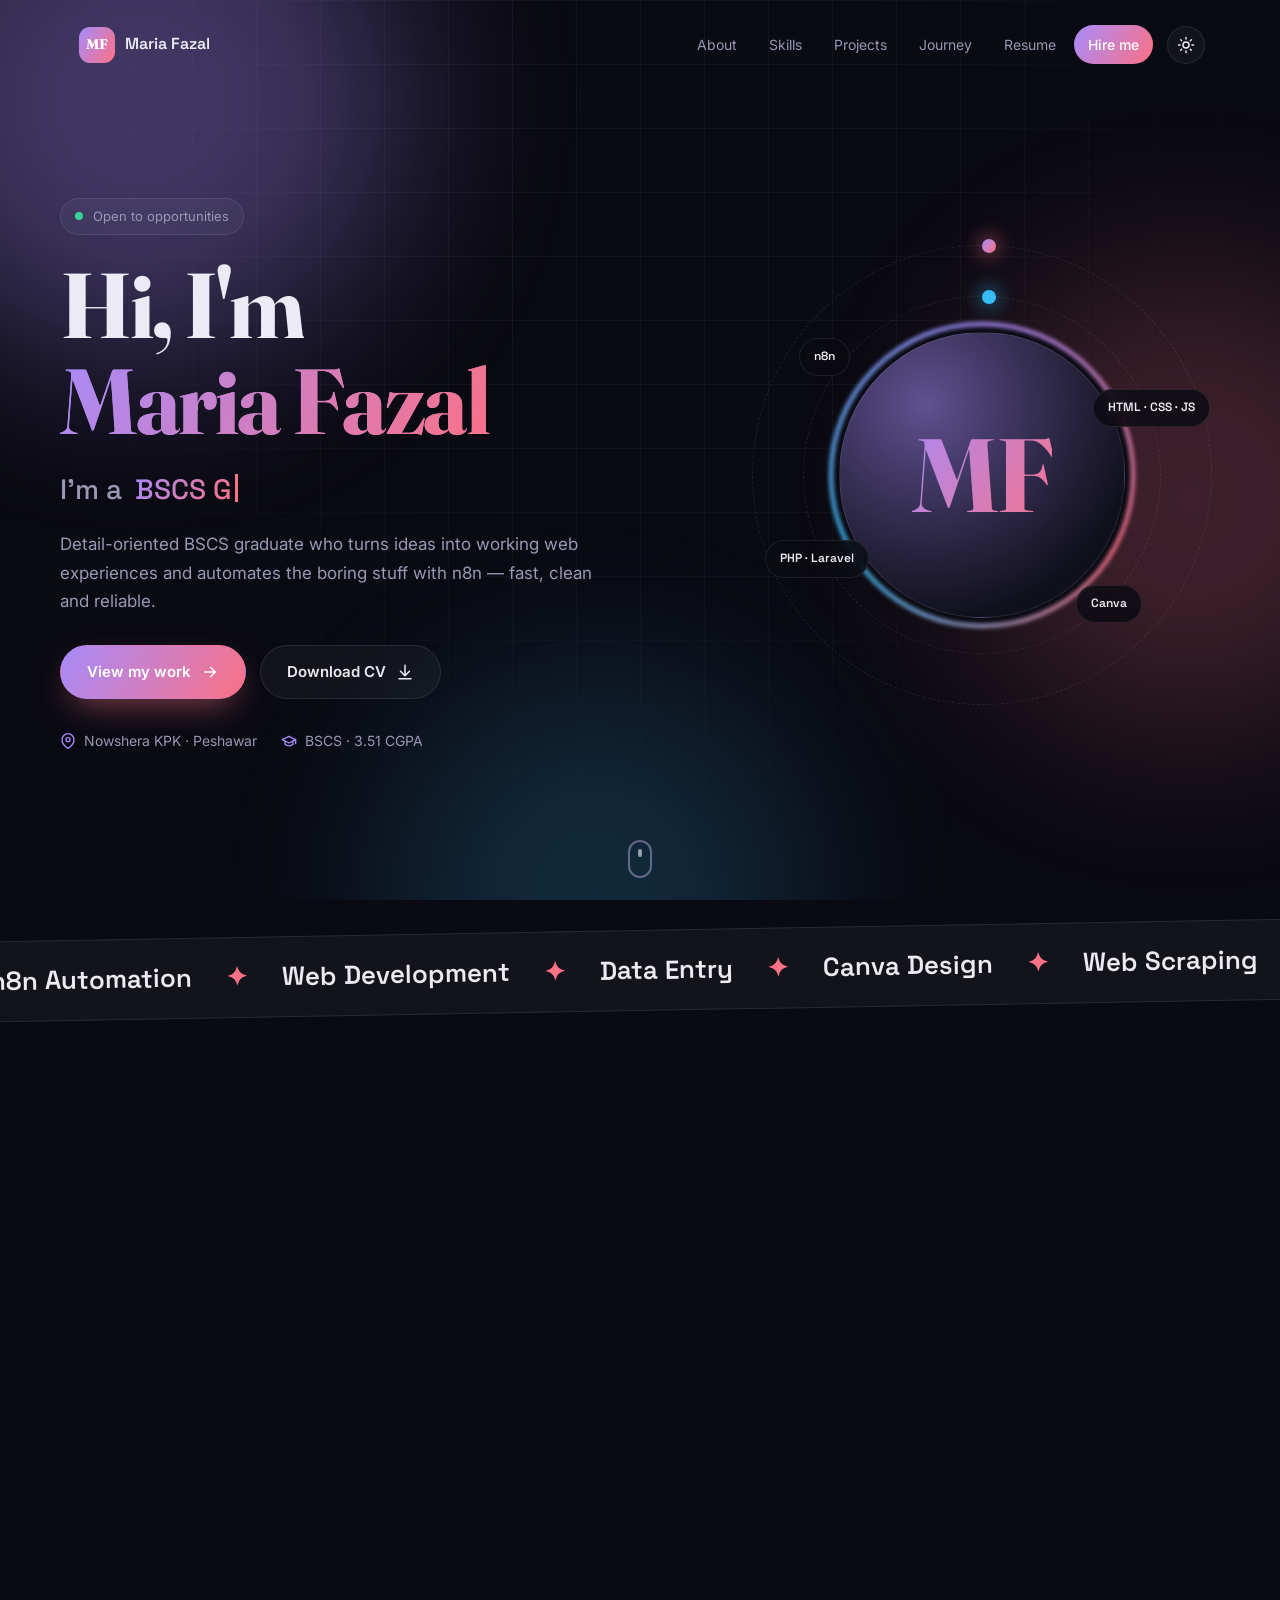
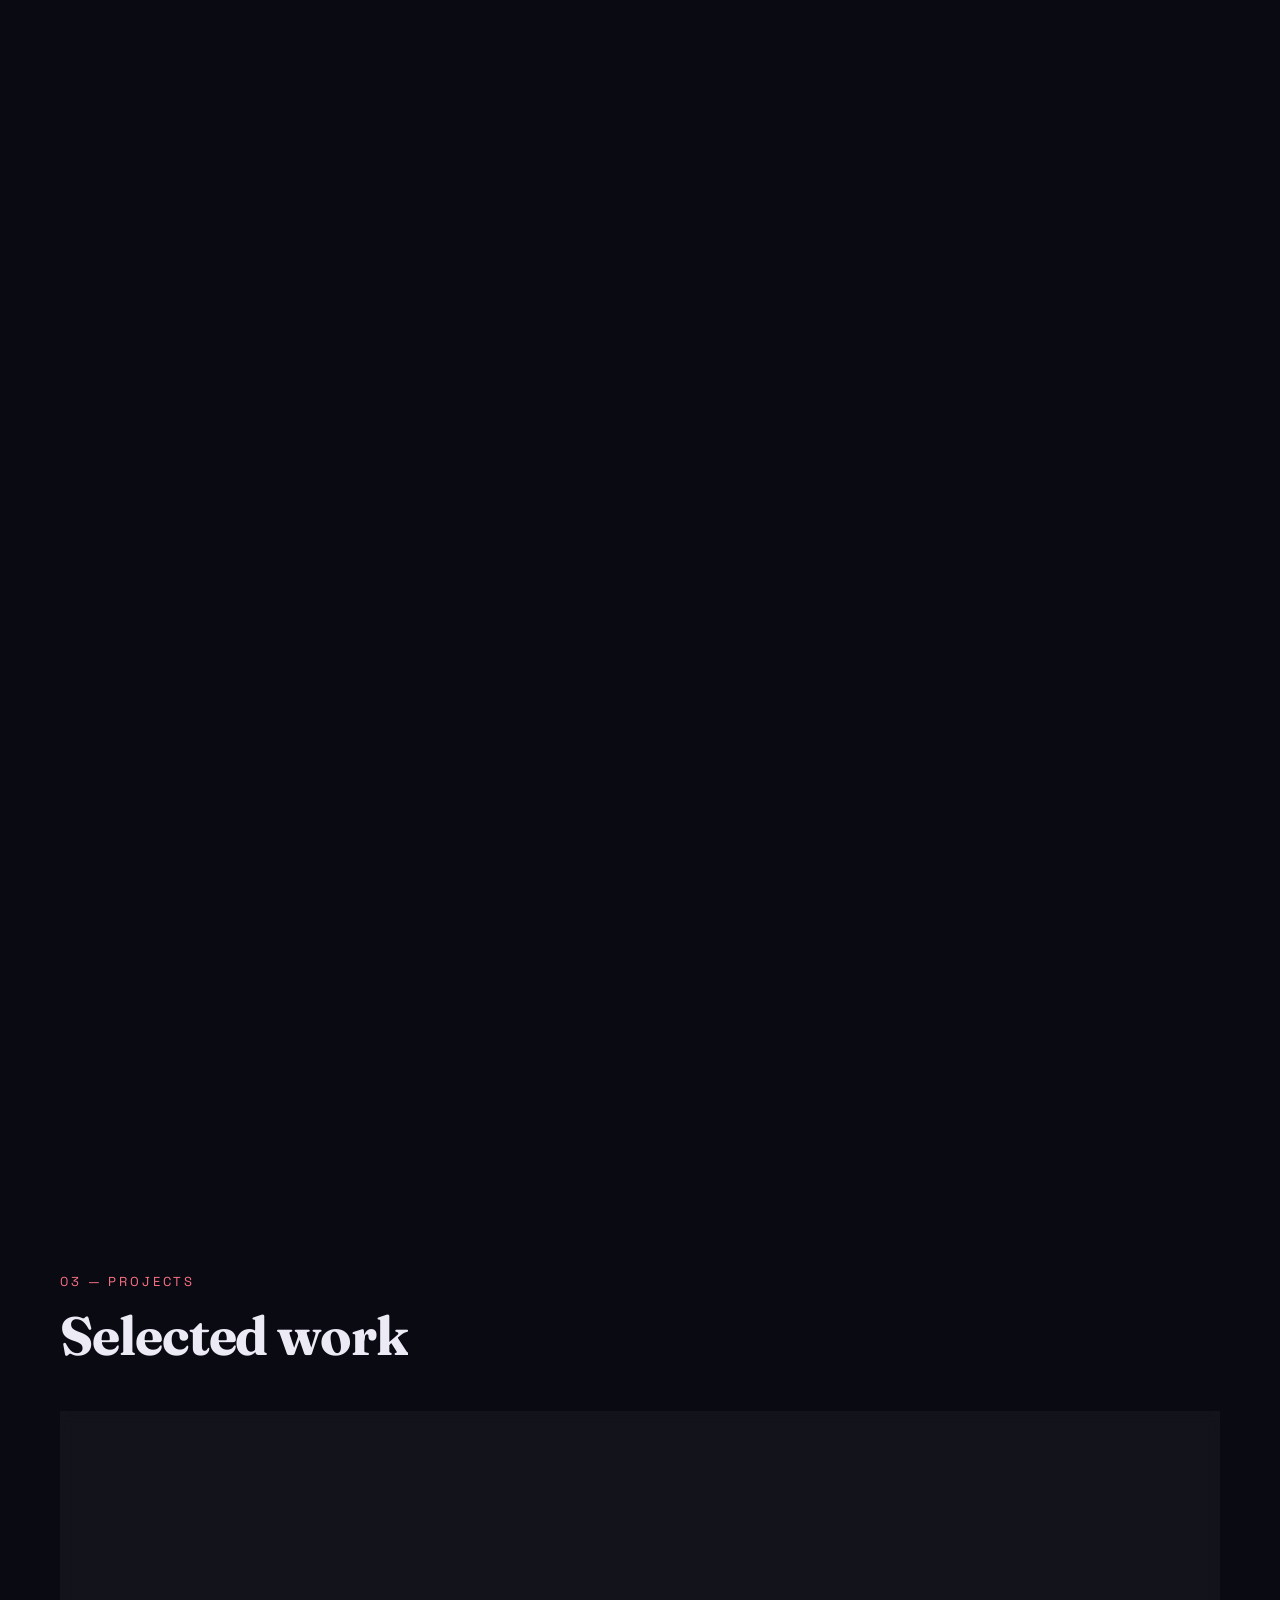
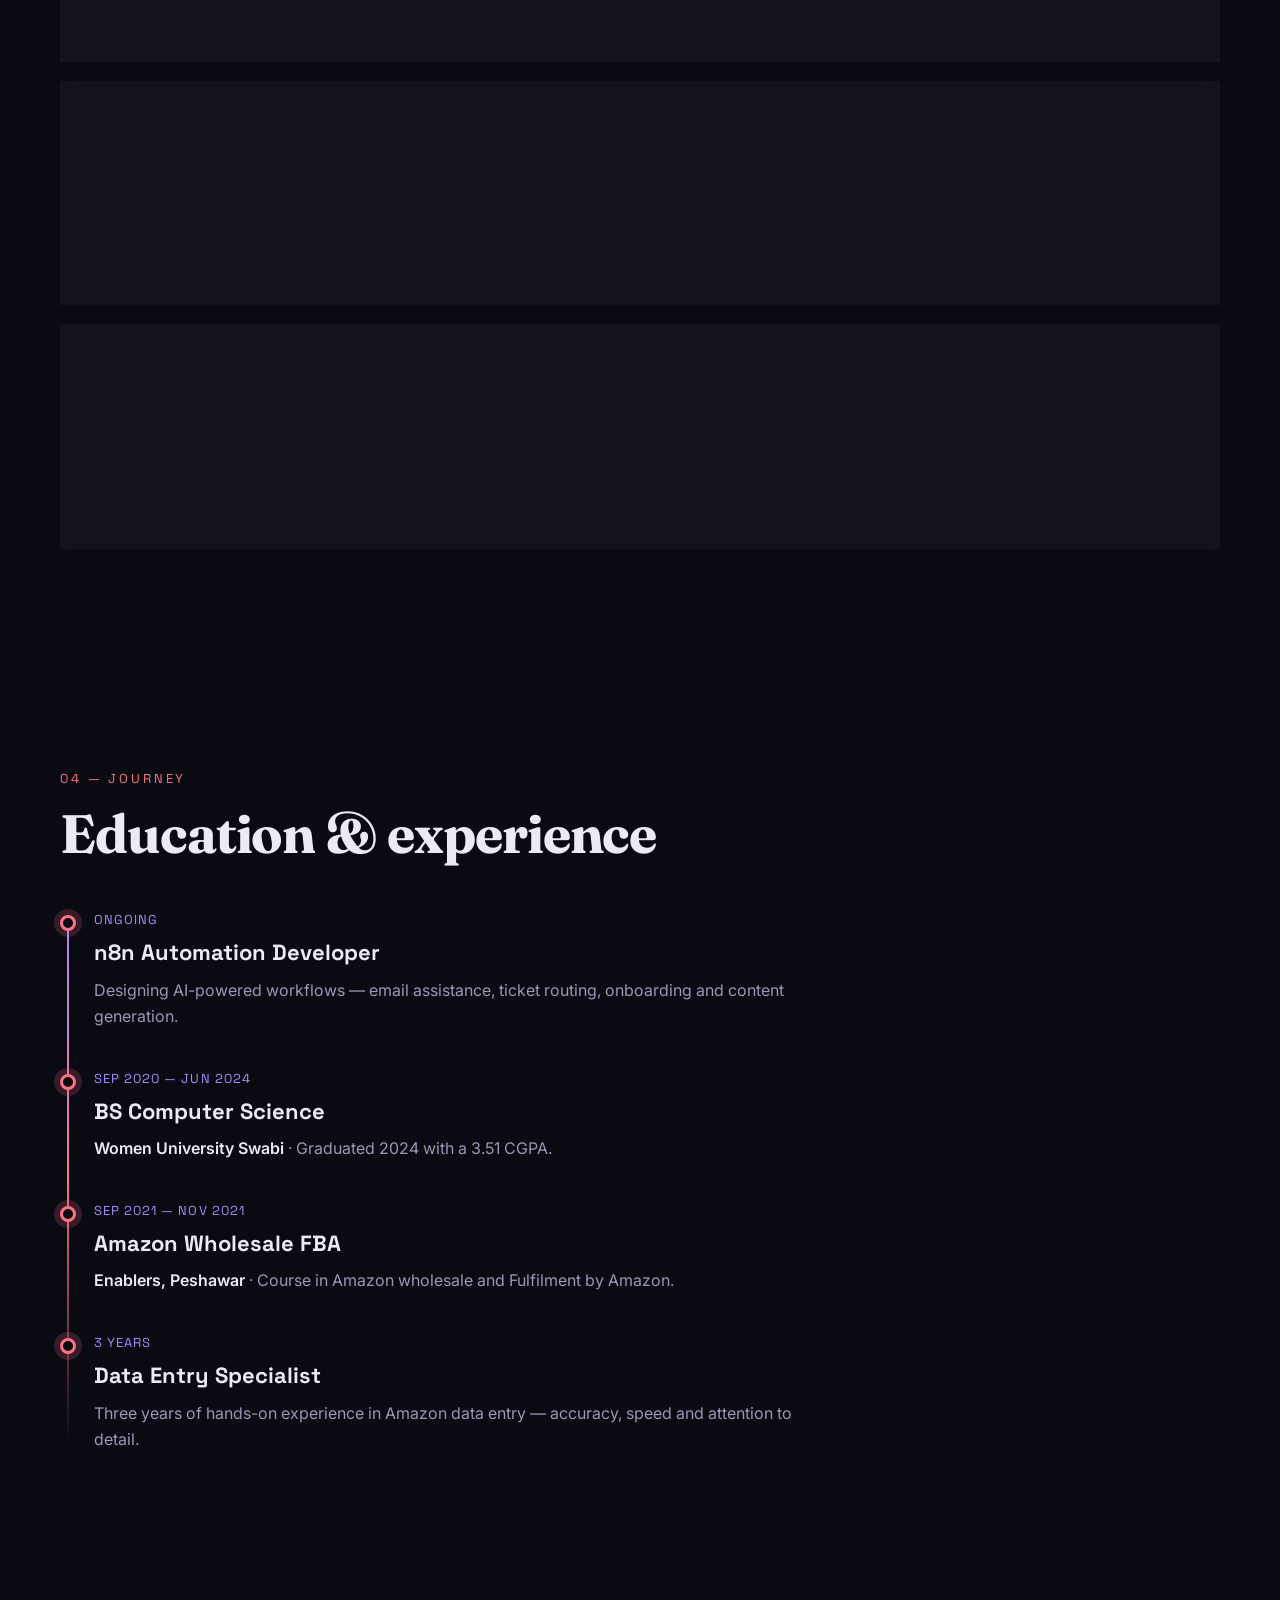
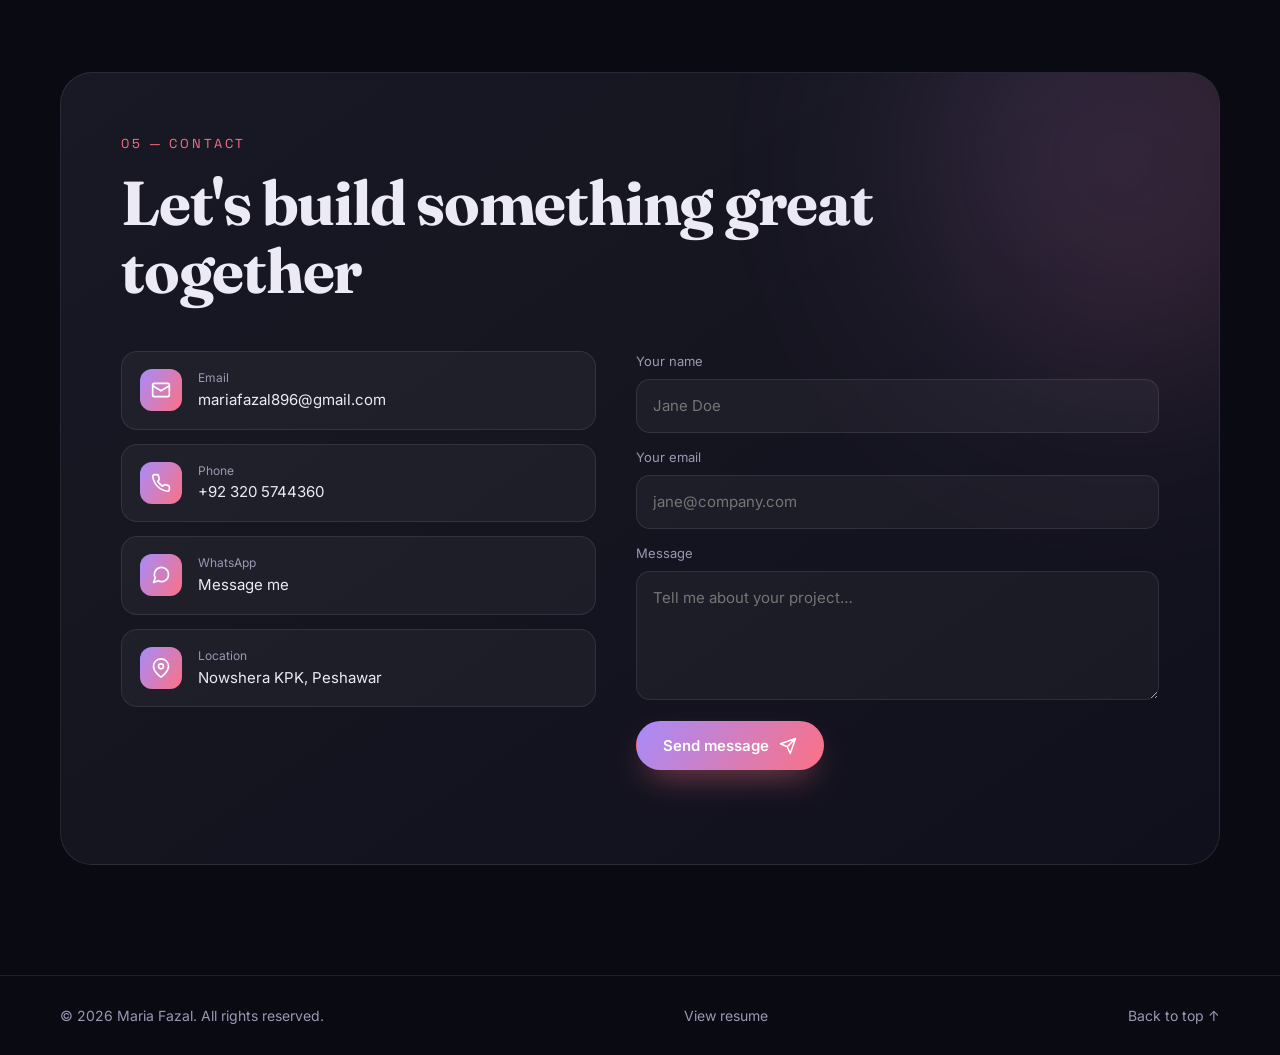
<file: index.html>
<!doctype html>
<html lang="en" data-theme="dark">
<head>
<meta charset="utf-8">
<meta name="viewport" content="width=device-width, initial-scale=1">
<title>Maria Fazal — BSCS Graduate | Automation &amp; Web Developer</title>
<meta name="description" content="Portfolio of Maria Fazal — Computer Science graduate (BSCS, 3.51 CGPA) specialising in n8n workflow automation, front-end web development, data entry and graphic design. Based in Peshawar, KPK.">
<meta name="theme-color" content="#0a0a12">
<meta property="og:title" content="Maria Fazal — BSCS Graduate Portfolio">
<meta property="og:description" content="n8n automation, web development, data entry & Canva design. Based in Peshawar, Pakistan.">
<meta property="og:type" content="website">
<link rel="icon" href="data:image/svg+xml,%3Csvg xmlns='http://www.w3.org/2000/svg' viewBox='0 0 64 64'%3E%3Cdefs%3E%3ClinearGradient id='g' x1='0' y1='0' x2='1' y2='1'%3E%3Cstop offset='0' stop-color='%23a78bfa'/%3E%3Cstop offset='1' stop-color='%23fb7185'/%3E%3C/linearGradient%3E%3C/defs%3E%3Crect width='64' height='64' rx='16' fill='url(%23g)'/%3E%3Ctext x='32' y='42' font-family='Georgia,serif' font-size='28' font-weight='700' text-anchor='middle' fill='white'%3EMF%3C/text%3E%3C/svg%3E">
<link rel="preconnect" href="https://fonts.googleapis.com">
<link rel="preconnect" href="https://fonts.gstatic.com" crossorigin>
<link href="https://fonts.googleapis.com/css2?family=Fraunces:opsz,wght@9..144,500;9..144,700&family=Inter:wght@400;500;600&family=Space+Grotesk:wght@500;600;700&display=swap" rel="stylesheet">
<link rel="stylesheet" href="css/style.css">
</head>
<body>

<!-- Preloader -->
<div class="preloader" id="preloader" aria-hidden="true">
  <div class="pre-inner">
    <div class="pre-logo"><span>M</span><span>F</span></div>
    <div class="pre-bar"><i></i></div>
    <p class="pre-text">Loading portfolio</p>
  </div>
</div>

<div class="progress" id="progress"></div>
<div class="cursor-glow" id="cursorGlow" aria-hidden="true"></div>

<div class="bg" aria-hidden="true">
  <span class="blob b1"></span><span class="blob b2"></span><span class="blob b3"></span>
  <span class="grid"></span>
</div>

<header class="nav" id="nav">
  <a href="#home" class="brand" aria-label="Maria Fazal — home"><span class="brand-mark">MF</span><span class="brand-name">Maria Fazal</span></a>
  <nav class="links" id="links" aria-label="Primary">
    <a href="#about">About</a>
    <a href="#skills">Skills</a>
    <a href="#projects">Projects</a>
    <a href="#journey">Journey</a>
    <a href="resume.html" target="_blank" rel="noopener">Resume</a>
    <a href="#contact" class="cta-link">Hire me</a>
  </nav>
  <button class="theme-btn" id="themeBtn" aria-label="Toggle light / dark theme" title="Toggle theme">
    <svg viewBox="0 0 24 24" width="18" height="18" fill="none" stroke="currentColor" stroke-width="2" stroke-linecap="round" stroke-linejoin="round"><circle cx="12" cy="12" r="4"/><path d="M12 2v2M12 20v2M4.9 4.9l1.4 1.4M17.7 17.7l1.4 1.4M2 12h2M20 12h2M4.9 19.1l1.4-1.4M17.7 6.3l1.4-1.4"/></svg>
  </button>
  <button class="burger" id="burger" aria-label="Open menu" aria-expanded="false"><span></span><span></span></button>
</header>

<main>
<!-- HERO -->
<section class="hero" id="home">
  <div class="wrap hero-grid">
    <div class="hero-copy">
      <p class="eyebrow reveal"><span class="dot"></span> Open to opportunities</p>
      <h1 class="hero-title" aria-label="Hi, I'm Maria Fazal">
        <span class="line"><span class="split" data-split>Hi, I'm</span></span>
        <span class="line grad"><span class="split" data-split>Maria Fazal</span></span>
      </h1>
      <p class="role reveal">
        <span class="role-static">I'm a</span>
        <span class="typed" id="typed" aria-live="polite"></span><span class="caret"></span>
      </p>
      <p class="lead reveal">Detail-oriented BSCS graduate who turns ideas into working web experiences and automates the boring stuff with n8n — fast, clean and reliable.</p>
      <div class="hero-actions reveal">
        <a href="#projects" class="btn primary magnetic"><span>View my work</span><svg viewBox="0 0 24 24" width="18" height="18" fill="none" stroke="currentColor" stroke-width="2" stroke-linecap="round" stroke-linejoin="round"><path d="M5 12h14M13 6l6 6-6 6"/></svg></a>
        <a href="assets/Maria-Fazal-Resume.pdf" download class="btn ghost magnetic"><span>Download CV</span><svg viewBox="0 0 24 24" width="18" height="18" fill="none" stroke="currentColor" stroke-width="2" stroke-linecap="round" stroke-linejoin="round"><path d="M12 3v12M6 11l6 6 6-6M4 21h16"/></svg></a>
      </div>
      <ul class="hero-meta reveal">
        <li><svg viewBox="0 0 24 24" width="16" height="16" fill="none" stroke="currentColor" stroke-width="2" stroke-linecap="round" stroke-linejoin="round"><path d="M21 10c0 7-9 13-9 13S3 17 3 10a9 9 0 0 1 18 0z"/><circle cx="12" cy="10" r="3"/></svg>Nowshera KPK · Peshawar</li>
        <li><svg viewBox="0 0 24 24" width="16" height="16" fill="none" stroke="currentColor" stroke-width="2" stroke-linecap="round" stroke-linejoin="round"><path d="M22 10v6M2 10l10-5 10 5-10 5z"/><path d="M6 12v5c3 3 9 3 12 0v-5"/></svg>BSCS · 3.51 CGPA</li>
      </ul>
    </div>

    <div class="hero-visual reveal" aria-hidden="true">
      <div class="orbit o1"><i></i></div>
      <div class="orbit o2"><i></i></div>
      <div class="avatar tilt">
        <div class="avatar-ring"></div>
        <div class="avatar-core"><span>MF</span></div>
        <span class="chip c1">n8n</span>
        <span class="chip c2">HTML · CSS · JS</span>
        <span class="chip c3">PHP · Laravel</span>
        <span class="chip c4">Canva</span>
      </div>
    </div>
  </div>
  <a href="#about" class="scroll-hint" aria-label="Scroll down"><span></span></a>
</section>

<!-- MARQUEE -->
<div class="marquee" aria-hidden="true">
  <div class="marquee-track">
    <span>n8n Automation</span><span>✦</span><span>Web Development</span><span>✦</span><span>Data Entry</span><span>✦</span><span>Canva Design</span><span>✦</span><span>Web Scraping</span><span>✦</span><span>MS Office</span><span>✦</span><span>Graphic Design</span><span>✦</span>
    <span>n8n Automation</span><span>✦</span><span>Web Development</span><span>✦</span><span>Data Entry</span><span>✦</span><span>Canva Design</span><span>✦</span><span>Web Scraping</span><span>✦</span><span>MS Office</span><span>✦</span><span>Graphic Design</span><span>✦</span>
  </div>
</div>

<!-- ABOUT -->
<section class="section" id="about">
  <div class="wrap">
    <p class="kicker reveal">01 — About</p>
    <h2 class="title"><span class="split" data-split>A graduate who loves building &amp; automating</span></h2>
    <div class="about-grid">
      <div class="about-text reveal">
        <p>I'm a Computer Science graduate from <strong>Women University Swabi</strong> (2024) with a <strong>3.51 CGPA</strong>. I'm motivated, adaptable and quick to learn — eager to apply my technical knowledge and problem-solving skills in a professional environment.</p>
        <p>Beyond the classroom I've spent <strong>3 years working as a Data Entry Specialist on Amazon</strong>, and I now build <strong>AI-powered workflow automations with n8n</strong> — connecting apps, routing tickets, onboarding customers and generating content automatically.</p>
        <p>I care about delivering high-quality work, managing my time well, and being a dependable teammate.</p>
      </div>
      <div class="stats">
        <div class="stat reveal"><b data-count="3" data-suffix="+">0</b><span>Years on Amazon</span></div>
        <div class="stat reveal"><b data-count="3.51" data-decimals="2">0</b><span>CGPA · BSCS</span></div>
        <div class="stat reveal"><b data-count="5" data-suffix="+">0</b><span>n8n workflows</span></div>
        <div class="stat reveal"><b data-count="3">0</b><span>Languages</span></div>
      </div>
    </div>
  </div>
</section>

<!-- SKILLS -->
<section class="section" id="skills">
  <div class="wrap">
    <p class="kicker reveal">02 — Skills</p>
    <h2 class="title"><span class="split" data-split>What I bring to the table</span></h2>
    <div class="skill-grid">
      <article class="card skill reveal tilt">
        <div class="ico"><svg viewBox="0 0 24 24" width="26" height="26" fill="none" stroke="currentColor" stroke-width="1.8" stroke-linecap="round" stroke-linejoin="round"><circle cx="6" cy="6" r="2.5"/><circle cx="18" cy="6" r="2.5"/><circle cx="12" cy="18" r="2.5"/><path d="M8 7l3 9M16 7l-3 9"/></svg></div>
        <h3>Workflow Automation</h3>
        <p>n8n workflows, API integration, conditional logic and multi-app automation.</p>
        <div class="tags"><span>n8n</span><span>APIs</span><span>AI assistants</span></div>
      </article>
      <article class="card skill reveal tilt">
        <div class="ico"><svg viewBox="0 0 24 24" width="26" height="26" fill="none" stroke="currentColor" stroke-width="1.8" stroke-linecap="round" stroke-linejoin="round"><path d="M16 18l6-6-6-6M8 6l-6 6 6 6"/></svg></div>
        <h3>Web Development</h3>
        <p>Responsive front-end builds plus back-end basics with PHP and Laravel.</p>
        <div class="tags"><span>HTML</span><span>CSS</span><span>JavaScript</span><span>PHP · Laravel</span></div>
      </article>
      <article class="card skill reveal tilt">
        <div class="ico"><svg viewBox="0 0 24 24" width="26" height="26" fill="none" stroke="currentColor" stroke-width="1.8" stroke-linecap="round" stroke-linejoin="round"><path d="M12 19l7-7 3 3-7 7zM18 13l-1.5-7.5L2 2l3.5 14.5L13 18zM2 2l7.6 7.6"/><circle cx="11" cy="11" r="2"/></svg></div>
        <h3>Design</h3>
        <p>Clean, on-brand visuals and social creatives made in Canva.</p>
        <div class="tags"><span>Canva Designing</span><span>Graphic Designing</span></div>
      </article>
      <article class="card skill reveal tilt">
        <div class="ico"><svg viewBox="0 0 24 24" width="26" height="26" fill="none" stroke="currentColor" stroke-width="1.8" stroke-linecap="round" stroke-linejoin="round"><rect x="3" y="3" width="18" height="18" rx="2"/><path d="M3 9h18M3 15h18M9 3v18M15 3v18"/></svg></div>
        <h3>Data &amp; Office</h3>
        <p>Accurate data entry, web scraping and everyday MS Office work.</p>
        <div class="tags"><span>Data Entry</span><span>Web Scraping</span><span>MS Office</span></div>
      </article>
      <article class="card skill reveal tilt">
        <div class="ico"><svg viewBox="0 0 24 24" width="26" height="26" fill="none" stroke="currentColor" stroke-width="1.8" stroke-linecap="round" stroke-linejoin="round"><circle cx="9" cy="8" r="3.5"/><path d="M2 20c0-3.5 3-6 7-6s7 2.5 7 6"/><path d="M17 4.5a3.5 3.5 0 0 1 0 7M22 20c0-2.6-1.6-4.6-4-5.5"/></svg></div>
        <h3>Soft Skills</h3>
        <p>Strong teamwork and disciplined time management on every project.</p>
        <div class="tags"><span>Teamwork</span><span>Time Management</span></div>
      </article>
      <article class="card skill reveal tilt">
        <div class="ico"><svg viewBox="0 0 24 24" width="26" height="26" fill="none" stroke="currentColor" stroke-width="1.8" stroke-linecap="round" stroke-linejoin="round"><circle cx="12" cy="12" r="10"/><path d="M2 12h20M12 2a15 15 0 0 1 0 20M12 2a15 15 0 0 0 0 20"/></svg></div>
        <h3>Languages</h3>
        <p>Comfortable communicating with teams and clients across regions.</p>
        <div class="tags"><span>English · Better</span><span>Urdu · Fluent</span><span>Pashto · Fluent</span></div>
      </article>
    </div>
  </div>
</section>

<!-- PROJECTS -->
<section class="section" id="projects">
  <div class="wrap">
    <p class="kicker reveal">03 — Projects</p>
    <h2 class="title"><span class="split" data-split>Selected work</span></h2>
    <div class="proj-list">
      <article class="proj reveal tilt">
        <span class="num">01</span>
        <div class="proj-body">
          <div class="proj-head"><h3>n8n Automation Projects</h3><span class="badge live">In progress</span></div>
          <p>Built and shipped <strong>5 workflow automation projects</strong> with more underway. Workflows include an AI-powered email assistant, automated customer-support ticket routing, onboarding automation and content generation — covering workflow design, API integration, conditional logic, data processing and connecting multiple apps end to end.</p>
          <div class="tags"><span>n8n</span><span>AI</span><span>API integration</span><span>Automation</span></div>
        </div>
      </article>
      <article class="proj reveal tilt">
        <span class="num">02</span>
        <div class="proj-body">
          <div class="proj-head"><h3>Online Art Gallery</h3><span class="badge">Final Year Project</span></div>
          <p>A fully functional art gallery website built with HTML, CSS, JavaScript and PHP (Laravel). Features <strong>artist registration</strong>, <strong>add-to-cart</strong> and multiple <strong>payment methods</strong>.</p>
          <div class="tags"><span>HTML</span><span>CSS</span><span>JavaScript</span><span>PHP</span><span>Laravel</span></div>
        </div>
      </article>
      <article class="proj reveal tilt">
        <span class="num">03</span>
        <div class="proj-body">
          <div class="proj-head"><h3>Online Bookstore</h3><span class="badge">Team Project</span></div>
          <p>A functional front-end online bookstore with <strong>user authentication</strong>, <strong>product browsing</strong> and a <strong>shopping cart</strong>, designed and developed with HTML, CSS and JavaScript.</p>
          <div class="tags"><span>HTML</span><span>CSS</span><span>JavaScript</span></div>
        </div>
      </article>
    </div>
  </div>
</section>

<!-- JOURNEY -->
<section class="section" id="journey">
  <div class="wrap">
    <p class="kicker reveal">04 — Journey</p>
    <h2 class="title"><span class="split" data-split>Education &amp; experience</span></h2>
    <ol class="timeline">
      <li class="tl reveal">
        <span class="tl-dot"></span>
        <p class="tl-date">Ongoing</p>
        <h3>n8n Automation Developer</h3>
        <p>Designing AI-powered workflows — email assistance, ticket routing, onboarding and content generation.</p>
      </li>
      <li class="tl reveal">
        <span class="tl-dot"></span>
        <p class="tl-date">Sep 2020 — Jun 2024</p>
        <h3>BS Computer Science</h3>
        <p><strong>Women University Swabi</strong> · Graduated 2024 with a 3.51 CGPA.</p>
      </li>
      <li class="tl reveal">
        <span class="tl-dot"></span>
        <p class="tl-date">Sep 2021 — Nov 2021</p>
        <h3>Amazon Wholesale FBA</h3>
        <p><strong>Enablers, Peshawar</strong> · Course in Amazon wholesale and Fulfilment by Amazon.</p>
      </li>
      <li class="tl reveal">
        <span class="tl-dot"></span>
        <p class="tl-date">3 years</p>
        <h3>Data Entry Specialist</h3>
        <p>Three years of hands-on experience in Amazon data entry — accuracy, speed and attention to detail.</p>
      </li>
    </ol>
  </div>
</section>

<!-- CONTACT -->
<section class="section" id="contact">
  <div class="wrap">
    <div class="contact-card reveal">
      <p class="kicker">05 — Contact</p>
      <h2 class="title big"><span class="split" data-split>Let's build something great together</span></h2>
      <div class="contact-grid">
        <div class="contact-links">
          <a href="mailto:mariafazal896@gmail.com" class="c-link"><span class="c-ico"><svg viewBox="0 0 24 24" width="20" height="20" fill="none" stroke="currentColor" stroke-width="2" stroke-linecap="round" stroke-linejoin="round"><rect x="2" y="4" width="20" height="16" rx="2"/><path d="M22 7l-10 6L2 7"/></svg></span><span><small>Email</small>mariafazal896@gmail.com</span></a>
          <a href="tel:+923205744360" class="c-link"><span class="c-ico"><svg viewBox="0 0 24 24" width="20" height="20" fill="none" stroke="currentColor" stroke-width="2" stroke-linecap="round" stroke-linejoin="round"><path d="M22 16.9v3a2 2 0 0 1-2.2 2 19.8 19.8 0 0 1-8.6-3.1 19.5 19.5 0 0 1-6-6A19.8 19.8 0 0 1 2.1 4.2 2 2 0 0 1 4.1 2h3a2 2 0 0 1 2 1.7c.1 1 .4 1.9.7 2.8a2 2 0 0 1-.5 2.1L8.1 9.9a16 16 0 0 0 6 6l1.3-1.3a2 2 0 0 1 2.1-.4c.9.3 1.8.6 2.8.7a2 2 0 0 1 1.7 2z"/></svg></span><span><small>Phone</small>+92 320 5744360</span></a>
          <a href="https://wa.me/923205744360" target="_blank" rel="noopener" class="c-link"><span class="c-ico"><svg viewBox="0 0 24 24" width="20" height="20" fill="none" stroke="currentColor" stroke-width="2" stroke-linecap="round" stroke-linejoin="round"><path d="M21 11.5a8.4 8.4 0 0 1-12.4 7.4L3 21l2.1-5.4A8.5 8.5 0 1 1 21 11.5z"/></svg></span><span><small>WhatsApp</small>Message me</span></a>
          <div class="c-link static"><span class="c-ico"><svg viewBox="0 0 24 24" width="20" height="20" fill="none" stroke="currentColor" stroke-width="2" stroke-linecap="round" stroke-linejoin="round"><path d="M21 10c0 7-9 13-9 13S3 17 3 10a9 9 0 0 1 18 0z"/><circle cx="12" cy="10" r="3"/></svg></span><span><small>Location</small>Nowshera KPK, Peshawar</span></div>
        </div>
        <form class="form" id="form" novalidate>
          <label><span>Your name</span><input type="text" name="name" required autocomplete="name" placeholder="Jane Doe"></label>
          <label><span>Your email</span><input type="email" name="email" required autocomplete="email" placeholder="jane@company.com"></label>
          <label><span>Message</span><textarea name="message" rows="4" required placeholder="Tell me about your project…"></textarea></label>
          <button type="submit" class="btn primary magnetic"><span>Send message</span><svg viewBox="0 0 24 24" width="18" height="18" fill="none" stroke="currentColor" stroke-width="2" stroke-linecap="round" stroke-linejoin="round"><path d="M22 2L11 13M22 2l-7 20-4-9-9-4z"/></svg></button>
          <p class="form-note" id="formNote" role="status"></p>
        </form>
      </div>
    </div>
  </div>
</section>
</main>

<footer class="footer">
  <div class="wrap foot">
    <p>© <span id="year">2026</span> Maria Fazal. All rights reserved.</p>
    <a href="resume.html" class="to-top">View resume</a>
    <a href="#home" class="to-top">Back to top ↑</a>
  </div>
</footer>

<script src="js/main.js"></script>
</body>
</html>
</file>
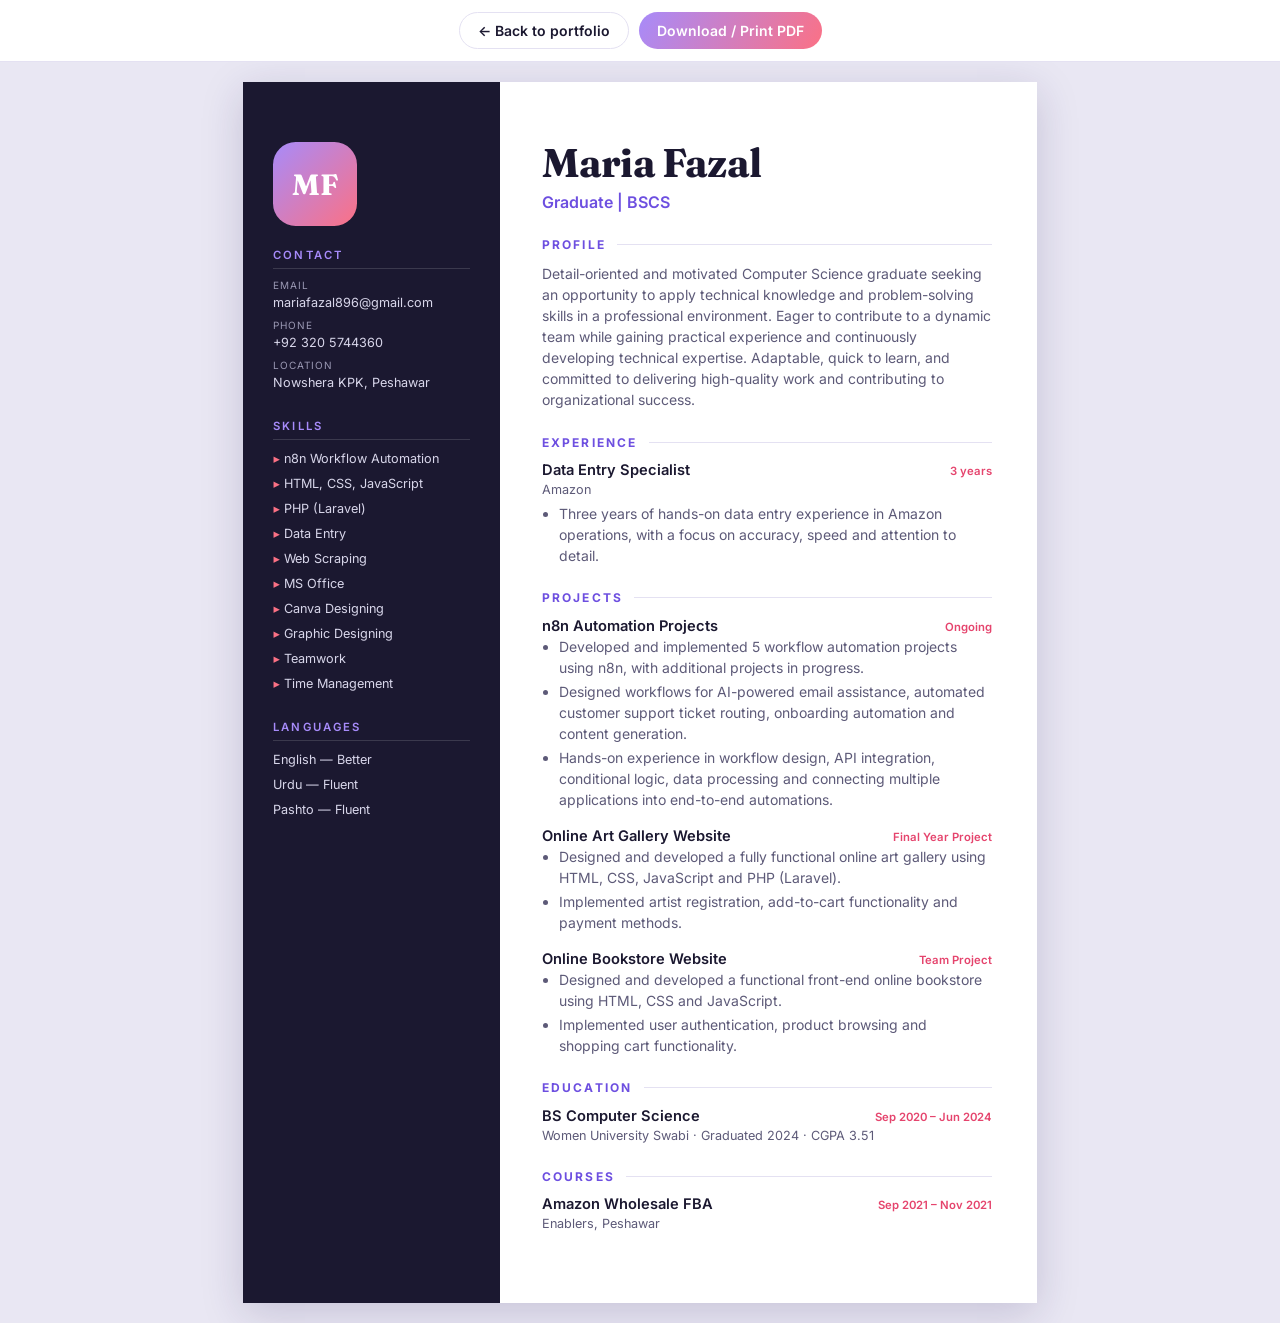
<file: resume.html>
<!doctype html>
<html lang="en">
<head>
<meta charset="utf-8">
<meta name="viewport" content="width=device-width, initial-scale=1">
<title>Maria Fazal — Resume</title>
<link href="https://fonts.googleapis.com/css2?family=Fraunces:opsz,wght@9..144,700&family=Inter:wght@400;500;600&display=swap" rel="stylesheet">
<style>
:root{--ink:#1b1830;--muted:#5d5a78;--acc:#6d4fe0;--acc2:#e5446d;--line:#e4e1f2}
*{box-sizing:border-box;margin:0;padding:0}
@page{size:A4;margin:0}
body{font-family:Inter,system-ui,sans-serif;color:var(--ink);background:#e9e7f3;font-size:10.5pt;line-height:1.5;-webkit-print-color-adjust:exact;print-color-adjust:exact}
.bar{position:sticky;top:0;display:flex;justify-content:center;gap:10px;padding:12px;background:#fff;border-bottom:1px solid var(--line)}
.bar a,.bar button{font:600 14px Inter,sans-serif;padding:9px 18px;border-radius:999px;border:1px solid var(--line);background:#fff;color:var(--ink);cursor:pointer;text-decoration:none}
.bar button{background:linear-gradient(120deg,#a78bfa,#fb7185);color:#fff;border:0}
.page{width:210mm;min-height:297mm;margin:20px auto;background:#fff;display:grid;grid-template-columns:68mm 1fr;box-shadow:0 10px 40px rgba(40,30,90,.18)}
aside{background:#1b1830;color:#ecebf5;padding:16mm 8mm}
main{padding:16mm 12mm 14mm 11mm}
.mono{width:22mm;height:22mm;border-radius:6mm;background:linear-gradient(135deg,#a78bfa,#fb7185);display:grid;place-items:center;font:700 22pt Fraunces,Georgia,serif;color:#fff;margin-bottom:6mm}
aside h2{font:600 8.5pt Inter;letter-spacing:.18em;text-transform:uppercase;color:#a78bfa;margin:7mm 0 2.5mm;padding-bottom:1.5mm;border-bottom:1px solid rgba(255,255,255,.14)}
aside h2:first-of-type{margin-top:0}
aside li{list-style:none;font-size:9.5pt;margin-bottom:1.6mm;color:#d8d6ea;word-break:break-word}
aside li small{display:block;color:#9a98b3;font-size:7.5pt;text-transform:uppercase;letter-spacing:.1em}
.skills li::before{content:"▸ ";color:#fb7185}
h1{font:700 30pt/1.05 Fraunces,Georgia,serif;letter-spacing:-.02em}
.sub{font-size:12pt;color:var(--acc);font-weight:600;margin:1.5mm 0 6mm}
main h2{font:700 9pt Inter;letter-spacing:.18em;text-transform:uppercase;color:var(--acc);margin:6.5mm 0 3mm;display:flex;align-items:center;gap:3mm}
main h2::after{content:"";flex:1;height:1px;background:var(--line)}
main h2:first-of-type{margin-top:0}
p.sum{color:var(--muted)}
.item{margin-bottom:4.5mm;break-inside:avoid}
.row{display:flex;justify-content:space-between;gap:4mm;align-items:baseline}
.item h3{font:600 11pt Inter}
.date{font-size:8.5pt;color:var(--acc2);font-weight:600;white-space:nowrap}
.org{font-size:9.5pt;color:var(--muted);margin-bottom:1mm}
.item ul{padding-left:4.5mm;color:var(--muted)}
.item li{margin-bottom:.8mm}
@media (max-width:800px){.page{width:100%;grid-template-columns:1fr}.date{white-space:normal}}
@media print{body{background:#fff}.bar{display:none}.page{margin:0;box-shadow:none;width:210mm;height:297mm;overflow:hidden}}
</style>
</head>
<body>
<div class="bar"><a href="index.html">← Back to portfolio</a><button onclick="print()">Download / Print PDF</button></div>
<div class="page">
<aside>
  <div class="mono">MF</div>
  <h2>Contact</h2>
  <ul>
    <li><small>Email</small>mariafazal896@gmail.com</li>
    <li><small>Phone</small>+92 320 5744360</li>
    <li><small>Location</small>Nowshera KPK, Peshawar</li>
  </ul>
  <h2>Skills</h2>
  <ul class="skills">
    <li>n8n Workflow Automation</li>
    <li>HTML, CSS, JavaScript</li>
    <li>PHP (Laravel)</li>
    <li>Data Entry</li>
    <li>Web Scraping</li>
    <li>MS Office</li>
    <li>Canva Designing</li>
    <li>Graphic Designing</li>
    <li>Teamwork</li>
    <li>Time Management</li>
  </ul>
  <h2>Languages</h2>
  <ul>
    <li>English — Better</li>
    <li>Urdu — Fluent</li>
    <li>Pashto — Fluent</li>
  </ul>
</aside>
<main>
  <h1>Maria Fazal</h1>
  <p class="sub">Graduate | BSCS</p>

  <h2>Profile</h2>
  <p class="sum">Detail-oriented and motivated Computer Science graduate seeking an opportunity to apply technical knowledge and problem-solving skills in a professional environment. Eager to contribute to a dynamic team while gaining practical experience and continuously developing technical expertise. Adaptable, quick to learn, and committed to delivering high-quality work and contributing to organizational success.</p>

  <h2>Experience</h2>
  <div class="item">
    <div class="row"><h3>Data Entry Specialist</h3><span class="date">3 years</span></div>
    <p class="org">Amazon</p>
    <ul><li>Three years of hands-on data entry experience in Amazon operations, with a focus on accuracy, speed and attention to detail.</li></ul>
  </div>

  <h2>Projects</h2>
  <div class="item">
    <div class="row"><h3>n8n Automation Projects</h3><span class="date">Ongoing</span></div>
    <ul>
      <li>Developed and implemented 5 workflow automation projects using n8n, with additional projects in progress.</li>
      <li>Designed workflows for AI-powered email assistance, automated customer support ticket routing, onboarding automation and content generation.</li>
      <li>Hands-on experience in workflow design, API integration, conditional logic, data processing and connecting multiple applications into end-to-end automations.</li>
    </ul>
  </div>
  <div class="item">
    <div class="row"><h3>Online Art Gallery Website</h3><span class="date">Final Year Project</span></div>
    <ul>
      <li>Designed and developed a fully functional online art gallery using HTML, CSS, JavaScript and PHP (Laravel).</li>
      <li>Implemented artist registration, add-to-cart functionality and payment methods.</li>
    </ul>
  </div>
  <div class="item">
    <div class="row"><h3>Online Bookstore Website</h3><span class="date">Team Project</span></div>
    <ul>
      <li>Designed and developed a functional front-end online bookstore using HTML, CSS and JavaScript.</li>
      <li>Implemented user authentication, product browsing and shopping cart functionality.</li>
    </ul>
  </div>

  <h2>Education</h2>
  <div class="item">
    <div class="row"><h3>BS Computer Science</h3><span class="date">Sep 2020 – Jun 2024</span></div>
    <p class="org">Women University Swabi · Graduated 2024 · CGPA 3.51</p>
  </div>

  <h2>Courses</h2>
  <div class="item">
    <div class="row"><h3>Amazon Wholesale FBA</h3><span class="date">Sep 2021 – Nov 2021</span></div>
    <p class="org">Enablers, Peshawar</p>
  </div>
</main>
</div>
</body>
</html>
</file>
<file: css/style.css>
:root{
  --bg:#0a0a12; --bg2:#10101c; --card:rgba(255,255,255,.04); --card-b:rgba(255,255,255,.09);
  --text:#ecebf5; --muted:#9a98b3; --a1:#a78bfa; --a2:#fb7185; --a3:#38bdf8;
  --grad:linear-gradient(120deg,var(--a1),var(--a2));
  --shadow:0 20px 60px -20px rgba(0,0,0,.6);
  --r:20px; --ease:cubic-bezier(.2,.8,.2,1);
  --display:'Fraunces',Georgia,serif; --head:'Space Grotesk','Inter',sans-serif; --body:'Inter',system-ui,sans-serif;
}
:root[data-theme="light"]{
  --bg:#f7f5ff; --bg2:#efecfb; --card:rgba(255,255,255,.7); --card-b:rgba(80,60,160,.14);
  --text:#1b1830; --muted:#5d5a78; --a1:#7c5cf0; --a2:#e5446d; --a3:#0ea5e9;
  --shadow:0 20px 50px -25px rgba(70,50,150,.35);
}
*{box-sizing:border-box;margin:0;padding:0}
html{scroll-behavior:smooth;scroll-padding-top:84px}
body{font-family:var(--body);background:var(--bg);color:var(--text);line-height:1.65;overflow-x:hidden;-webkit-font-smoothing:antialiased;transition:background .4s,color .4s}
body.loading{overflow:hidden}
a{color:inherit;text-decoration:none}
ul,ol{list-style:none}
.wrap{width:min(1160px,100% - 40px);margin-inline:auto}
::selection{background:var(--a1);color:#fff}

/* preloader */
.preloader{position:fixed;inset:0;z-index:999;background:var(--bg);display:grid;place-items:center;transition:transform .9s var(--ease),opacity .6s .3s}
.preloader.done{transform:translateY(-100%);opacity:0;pointer-events:none}
.pre-inner{text-align:center}
.pre-logo{font-family:var(--display);font-size:72px;font-weight:700;letter-spacing:-2px;display:flex;justify-content:center;gap:4px}
.pre-logo span{background:var(--grad);-webkit-background-clip:text;background-clip:text;color:transparent;animation:pop .9s var(--ease) both}
.pre-logo span:nth-child(2){animation-delay:.15s}
.pre-bar{width:160px;height:3px;border-radius:3px;background:var(--card-b);margin:18px auto 12px;overflow:hidden}
.pre-bar i{display:block;height:100%;width:0;background:var(--grad);animation:load 1.2s var(--ease) forwards}
.pre-text{font-size:12px;letter-spacing:.3em;text-transform:uppercase;color:var(--muted)}
@keyframes pop{from{opacity:0;transform:translateY(30px) scale(.8)}to{opacity:1;transform:none}}
@keyframes load{to{width:100%}}

/* progress + cursor */
.progress{position:fixed;top:0;left:0;height:3px;width:0;background:var(--grad);z-index:200}
.cursor-glow{position:fixed;width:420px;height:420px;border-radius:50%;pointer-events:none;z-index:1;
  background:radial-gradient(circle,rgba(167,139,250,.16),transparent 65%);transform:translate(-50%,-50%);left:-999px;top:-999px;transition:opacity .3s}
@media (hover:none){.cursor-glow{display:none}}

/* background */
.bg{position:fixed;inset:0;z-index:-1;overflow:hidden}
.blob{position:absolute;border-radius:50%;filter:blur(90px);opacity:.35;animation:float 18s ease-in-out infinite}
.b1{width:520px;height:520px;background:var(--a1);top:-160px;left:-120px}
.b2{width:460px;height:460px;background:var(--a2);right:-140px;top:30%;animation-delay:-6s;opacity:.22}
.b3{width:420px;height:420px;background:var(--a3);left:30%;bottom:-200px;animation-delay:-12s;opacity:.18}
:root[data-theme="light"] .blob{opacity:.28}
.grid{position:absolute;inset:0;background-image:linear-gradient(var(--card-b) 1px,transparent 1px),linear-gradient(90deg,var(--card-b) 1px,transparent 1px);background-size:64px 64px;
  mask-image:radial-gradient(ellipse at 50% 20%,#000 20%,transparent 70%);-webkit-mask-image:radial-gradient(ellipse at 50% 20%,#000 20%,transparent 70%);opacity:.5}
@keyframes float{0%,100%{transform:translate(0,0) scale(1)}33%{transform:translate(60px,40px) scale(1.1)}66%{transform:translate(-40px,70px) scale(.95)}}

/* nav */
.nav{position:fixed;top:14px;left:50%;transform:translateX(-50%);width:min(1160px,100% - 28px);z-index:100;display:flex;align-items:center;gap:14px;padding:10px 14px 10px 18px;
  border-radius:999px;border:1px solid transparent;transition:background .3s,border-color .3s,backdrop-filter .3s,box-shadow .3s}
.nav.scrolled{background:color-mix(in srgb,var(--bg) 72%,transparent);backdrop-filter:blur(16px);-webkit-backdrop-filter:blur(16px);border-color:var(--card-b);box-shadow:var(--shadow)}
.brand{display:flex;align-items:center;gap:10px;font-family:var(--head);font-weight:600;margin-right:auto}
.brand-mark{display:grid;place-items:center;width:36px;height:36px;border-radius:11px;background:var(--grad);color:#fff;font-size:14px;font-weight:700;font-family:var(--display)}
.links{display:flex;align-items:center;gap:4px}
.links a{padding:8px 14px;border-radius:999px;font-size:14px;color:var(--muted);transition:color .25s,background .25s}
.links a:hover,.links a.active{color:var(--text);background:var(--card)}
.links .cta-link{background:var(--grad);color:#fff!important;font-weight:500}
.theme-btn{width:38px;height:38px;border-radius:50%;border:1px solid var(--card-b);background:var(--card);color:var(--text);cursor:pointer;display:grid;place-items:center;transition:transform .4s var(--ease)}
.theme-btn:hover{transform:rotate(90deg)}
.burger{display:none;width:38px;height:38px;border-radius:50%;border:1px solid var(--card-b);background:var(--card);cursor:pointer;position:relative}
.burger span{position:absolute;left:11px;right:11px;height:2px;background:var(--text);border-radius:2px;transition:.3s}
.burger span:first-child{top:15px}.burger span:last-child{top:21px}
.burger[aria-expanded="true"] span:first-child{top:18px;transform:rotate(45deg)}
.burger[aria-expanded="true"] span:last-child{top:18px;transform:rotate(-45deg)}

/* hero */
.hero{min-height:100svh;display:flex;align-items:center;padding:120px 0 70px;position:relative}
.hero-grid{display:grid;grid-template-columns:1.15fr .85fr;gap:40px;align-items:center}
.eyebrow{display:inline-flex;align-items:center;gap:10px;font-size:13px;padding:7px 14px;border:1px solid var(--card-b);background:var(--card);border-radius:999px;color:var(--muted);margin-bottom:22px}
.dot{width:8px;height:8px;border-radius:50%;background:#34d399;box-shadow:0 0 0 0 rgba(52,211,153,.6);animation:ping 1.8s infinite}
@keyframes ping{70%{box-shadow:0 0 0 10px rgba(52,211,153,0)}100%{box-shadow:0 0 0 0 rgba(52,211,153,0)}}
.hero-title{font-family:var(--display);font-weight:700;font-size:clamp(44px,7.4vw,92px);line-height:1.04;letter-spacing:-.025em;margin-bottom:18px}
.hero-title .line{display:block}
.grad .split,.grad{background:var(--grad);-webkit-background-clip:text;background-clip:text;color:transparent}
.role{font-family:var(--head);font-size:clamp(20px,2.6vw,28px);font-weight:500;margin-bottom:18px;min-height:1.6em}
.role-static{color:var(--muted)}
.typed{background:var(--grad);-webkit-background-clip:text;background-clip:text;color:transparent;margin-left:6px}
.caret{display:inline-block;width:3px;height:1em;background:var(--a2);margin-left:3px;vertical-align:-3px;animation:blink 1s steps(2) infinite}
@keyframes blink{50%{opacity:0}}
.lead{max-width:560px;color:var(--muted);font-size:17px;margin-bottom:30px}
.hero-actions{display:flex;flex-wrap:wrap;gap:14px;margin-bottom:30px}
.btn{display:inline-flex;align-items:center;gap:10px;padding:14px 26px;border-radius:999px;font-weight:600;font-size:15px;cursor:pointer;border:1px solid var(--card-b);font-family:var(--body);color:var(--text);background:var(--card);position:relative;overflow:hidden;transition:box-shadow .3s,transform .3s var(--ease),background .3s}
.btn.primary{background:var(--grad);color:#fff;border-color:transparent;box-shadow:0 14px 34px -12px rgba(251,113,133,.6)}
.btn.primary::after{content:"";position:absolute;inset:0;background:linear-gradient(120deg,transparent 30%,rgba(255,255,255,.35) 50%,transparent 70%);transform:translateX(-120%);transition:transform .7s}
.btn.primary:hover::after{transform:translateX(120%)}
.btn.ghost:hover{background:var(--card-b)}
.btn svg{transition:transform .3s var(--ease)}.btn:hover svg{transform:translateX(4px)}
.hero-meta{display:flex;flex-wrap:wrap;gap:12px 24px;color:var(--muted);font-size:14px}
.hero-meta li{display:flex;align-items:center;gap:8px}
.hero-meta svg{color:var(--a1)}

/* hero visual */
.hero-visual{position:relative;display:grid;place-items:center;aspect-ratio:1;max-width:460px;margin-inline:auto;width:100%}
.orbit{position:absolute;border-radius:50%;border:1px dashed var(--card-b);inset:0;animation:spin 28s linear infinite}
.orbit.o2{inset:11%;animation-duration:20s;animation-direction:reverse}
.orbit i{position:absolute;width:14px;height:14px;border-radius:50%;background:var(--grad);top:-7px;left:50%;box-shadow:0 0 20px var(--a2)}
.orbit.o2 i{background:var(--a3);box-shadow:0 0 20px var(--a3)}
@keyframes spin{to{transform:rotate(360deg)}}
.avatar{position:relative;width:62%;aspect-ratio:1;display:grid;place-items:center;transition:transform .2s}
.avatar-ring{position:absolute;inset:-10px;border-radius:50%;background:conic-gradient(from 0deg,var(--a1),var(--a2),var(--a3),var(--a1));animation:spin 8s linear infinite;filter:blur(2px)}
.avatar-ring::after{content:"";position:absolute;inset:4px;border-radius:50%;background:var(--bg)}
.avatar-core{position:relative;width:100%;height:100%;border-radius:50%;display:grid;place-items:center;background:radial-gradient(circle at 30% 25%,color-mix(in srgb,var(--a1) 55%,var(--bg)),var(--bg2) 75%);border:1px solid var(--card-b);overflow:hidden;animation:bob 6s ease-in-out infinite}
.avatar-core span{font-family:var(--display);font-weight:700;font-size:clamp(56px,9vw,104px);background:var(--grad);-webkit-background-clip:text;background-clip:text;color:transparent;letter-spacing:-3px}
@keyframes bob{50%{transform:translateY(-10px)}}
.chip{position:absolute;padding:8px 14px;border-radius:999px;font-size:12px;font-weight:600;font-family:var(--head);background:color-mix(in srgb,var(--bg) 80%,transparent);border:1px solid var(--card-b);backdrop-filter:blur(8px);box-shadow:var(--shadow);animation:bob 5s ease-in-out infinite}
.c1{top:2%;left:-14%}.c2{top:20%;right:-30%;animation-delay:-1.5s}.c3{bottom:14%;left:-26%;animation-delay:-3s}.c4{bottom:-2%;right:-6%;animation-delay:-4s}
.scroll-hint{position:absolute;bottom:22px;left:50%;transform:translateX(-50%);width:24px;height:38px;border:2px solid var(--muted);border-radius:14px;opacity:.6}
.scroll-hint span{position:absolute;left:50%;top:7px;width:4px;height:8px;margin-left:-2px;border-radius:2px;background:var(--text);animation:wheel 1.6s infinite}
@keyframes wheel{0%{opacity:0;transform:translateY(0)}30%{opacity:1}100%{opacity:0;transform:translateY(14px)}}

/* marquee */
.marquee{overflow:hidden;border-block:1px solid var(--card-b);background:var(--card);padding:18px 0;transform:rotate(-1deg);margin:30px -10px}
.marquee-track{display:flex;gap:34px;width:max-content;animation:marquee 32s linear infinite;font-family:var(--head);font-weight:600;font-size:clamp(18px,2.4vw,26px);white-space:nowrap}
.marquee-track span:nth-child(even){color:var(--a2)}
.marquee:hover .marquee-track{animation-play-state:paused}
@keyframes marquee{to{transform:translateX(-50%)}}

/* sections */
.section{padding:110px 0;position:relative}
.kicker{font-family:var(--head);font-size:13px;letter-spacing:.22em;text-transform:uppercase;color:var(--a2);margin-bottom:14px}
.title{font-family:var(--display);font-weight:700;font-size:clamp(32px,4.8vw,54px);line-height:1.1;letter-spacing:-.02em;margin-bottom:46px;max-width:820px}
.title.big{font-size:clamp(34px,5.4vw,62px)}

/* split text */
.split .w{display:inline-block;overflow:hidden;vertical-align:top;padding-bottom:.12em;margin-bottom:-.12em}
.split .c{display:inline-block;transform:translateY(110%) rotate(6deg);opacity:0;transition:transform .8s var(--ease),opacity .6s;transition-delay:calc(var(--i) * 28ms)}
.split.in .c{transform:none;opacity:1}
.hero-title .split .w{padding-inline:0}

/* reveal */
.reveal{opacity:0;transform:translateY(34px);transition:opacity .9s var(--ease),transform .9s var(--ease);transition-delay:var(--d,0s)}
.reveal.in{opacity:1;transform:none}

/* about */
.about-grid{display:grid;grid-template-columns:1.3fr 1fr;gap:50px;align-items:start}
.about-text p{color:var(--muted);font-size:17px;margin-bottom:18px}
.about-text strong{color:var(--text);font-weight:600}
.stats{display:grid;grid-template-columns:1fr 1fr;gap:16px}
.stat{padding:26px 22px;border-radius:var(--r);background:var(--card);border:1px solid var(--card-b);backdrop-filter:blur(8px);transition:transform .4s var(--ease),border-color .3s}
.stat:hover{transform:translateY(-6px);border-color:var(--a1)}
.stat b{display:block;font-family:var(--display);font-size:clamp(34px,4vw,48px);line-height:1;background:var(--grad);-webkit-background-clip:text;background-clip:text;color:transparent}
.stat span{display:block;margin-top:8px;font-size:13px;color:var(--muted)}

/* cards */
.skill-grid{display:grid;grid-template-columns:repeat(3,1fr);gap:20px}
.card{padding:28px;border-radius:var(--r);background:var(--card);border:1px solid var(--card-b);backdrop-filter:blur(8px);position:relative;overflow:hidden;transition:border-color .3s,box-shadow .3s}
.card::before,.proj::before{content:"";position:absolute;inset:0;background:radial-gradient(400px circle at var(--mx,50%) var(--my,0%),rgba(167,139,250,.16),transparent 60%);opacity:0;transition:opacity .3s;pointer-events:none}
.card:hover::before,.proj:hover::before{opacity:1}
.card:hover{border-color:var(--a1);box-shadow:var(--shadow)}
.ico{width:52px;height:52px;border-radius:14px;display:grid;place-items:center;background:var(--grad);color:#fff;margin-bottom:18px;transition:transform .5s var(--ease)}
.card:hover .ico{transform:rotate(-8deg) scale(1.1)}
.card h3{font-family:var(--head);font-size:20px;margin-bottom:8px}
.card p{color:var(--muted);font-size:15px;margin-bottom:16px}
.tags{display:flex;flex-wrap:wrap;gap:8px}
.tags span{font-size:12px;padding:5px 12px;border-radius:999px;border:1px solid var(--card-b);background:var(--card);color:var(--muted);transition:.25s}
.tags span:hover{color:var(--text);border-color:var(--a2)}

/* projects */
.proj-list{display:grid;gap:20px}
.proj{display:grid;grid-template-columns:80px 1fr;gap:20px;padding:34px;border-radius:var(--r);background:var(--card);border:1px solid var(--card-b);backdrop-filter:blur(8px);position:relative;overflow:hidden;transition:border-color .3s,box-shadow .3s}
.proj:hover{border-color:var(--a2);box-shadow:var(--shadow)}
.num{font-family:var(--display);font-size:56px;font-weight:700;line-height:1;color:transparent;-webkit-text-stroke:1.5px var(--a1);opacity:.7;transition:.4s}
.proj:hover .num{-webkit-text-stroke-color:var(--a2);transform:translateX(6px)}
.proj-head{display:flex;flex-wrap:wrap;align-items:center;gap:12px;margin-bottom:10px}
.proj h3{font-family:var(--head);font-size:clamp(20px,2.4vw,26px)}
.proj p{color:var(--muted);margin-bottom:16px}
.proj p strong{color:var(--text);font-weight:600}
.badge{font-size:12px;padding:4px 12px;border-radius:999px;border:1px solid var(--card-b);color:var(--muted)}
.badge.live{color:#34d399;border-color:rgba(52,211,153,.4);background:rgba(52,211,153,.08)}

/* timeline */
.timeline{position:relative;padding-left:34px;max-width:760px}
.timeline::before{content:"";position:absolute;left:7px;top:6px;bottom:6px;width:2px;background:linear-gradient(var(--a1),var(--a2),transparent)}
.tl{position:relative;padding-bottom:38px}
.tl:last-child{padding-bottom:0}
.tl-dot{position:absolute;left:-34px;top:6px;width:16px;height:16px;border-radius:50%;background:var(--bg);border:3px solid var(--a2);box-shadow:0 0 0 6px color-mix(in srgb,var(--a2) 18%,transparent)}
.tl-date{font-family:var(--head);font-size:13px;color:var(--a1);letter-spacing:.08em;text-transform:uppercase;margin-bottom:4px}
.tl h3{font-family:var(--head);font-size:22px;margin-bottom:6px}
.tl p:last-child{color:var(--muted)}
.tl strong{color:var(--text);font-weight:600}

/* contact */
.contact-card{padding:clamp(28px,5vw,60px);border-radius:32px;border:1px solid var(--card-b);background:linear-gradient(145deg,var(--card),transparent),var(--bg2);position:relative;overflow:hidden}
.contact-card::after{content:"";position:absolute;width:420px;height:420px;border-radius:50%;background:var(--grad);filter:blur(110px);opacity:.18;right:-120px;top:-120px;pointer-events:none}
.contact-grid{display:grid;grid-template-columns:1fr 1.1fr;gap:40px;position:relative;z-index:1}
.contact-links{display:grid;gap:14px;align-content:start}
.c-link{display:flex;align-items:center;gap:16px;padding:16px 18px;border-radius:16px;border:1px solid var(--card-b);background:var(--card);font-size:15px;transition:transform .3s var(--ease),border-color .3s}
a.c-link:hover{transform:translateX(8px);border-color:var(--a2)}
.c-link small{display:block;font-size:12px;color:var(--muted)}
.c-ico{width:42px;height:42px;border-radius:12px;display:grid;place-items:center;background:var(--grad);color:#fff;flex:none}
.form{display:grid;gap:14px}
.form label span{display:block;font-size:13px;color:var(--muted);margin-bottom:6px}
.form input,.form textarea{width:100%;padding:14px 16px;border-radius:14px;border:1px solid var(--card-b);background:var(--card);color:var(--text);font:inherit;font-size:15px;transition:border-color .25s,box-shadow .25s;resize:vertical}
.form input:focus,.form textarea:focus{outline:none;border-color:var(--a1);box-shadow:0 0 0 4px color-mix(in srgb,var(--a1) 22%,transparent)}
.form .btn{justify-self:start}
.form-note{font-size:14px;min-height:1.4em;color:#34d399}
.form-note.err{color:var(--a2)}

/* footer */
.footer{border-top:1px solid var(--card-b);padding:28px 0;color:var(--muted);font-size:14px}
.foot{display:flex;justify-content:space-between;gap:12px;flex-wrap:wrap}
.to-top:hover{color:var(--text)}

/* responsive */
@media (max-width:960px){
  .hero-grid{grid-template-columns:1fr}
  .hero-visual{max-width:340px;order:-1;margin-bottom:10px}
  .hero{padding-top:110px}
  .about-grid,.contact-grid{grid-template-columns:1fr}
  .skill-grid{grid-template-columns:1fr 1fr}
  .chip{display:none}
}
@media (max-width:720px){
  .burger{display:block}
  .links{position:fixed;top:78px;left:14px;right:14px;flex-direction:column;align-items:stretch;padding:14px;border-radius:24px;background:var(--bg2);border:1px solid var(--card-b);box-shadow:var(--shadow);opacity:0;transform:translateY(-12px) scale(.98);pointer-events:none;transition:.3s var(--ease)}
  .links.open{opacity:1;transform:none;pointer-events:auto}
  .links a{padding:14px 16px;font-size:16px;text-align:center}
  .brand-name{display:none}
  .skill-grid{grid-template-columns:1fr}
  .proj{grid-template-columns:1fr;padding:26px}
  .num{font-size:40px}
  .section{padding:80px 0}
  .scroll-hint{display:none}
}

@media (prefers-reduced-motion:reduce){
  *,*::before,*::after{animation-duration:.01ms!important;animation-iteration-count:1!important;transition-duration:.01ms!important;scroll-behavior:auto!important}
  .reveal,.split .c{opacity:1!important;transform:none!important}
}
</file>
